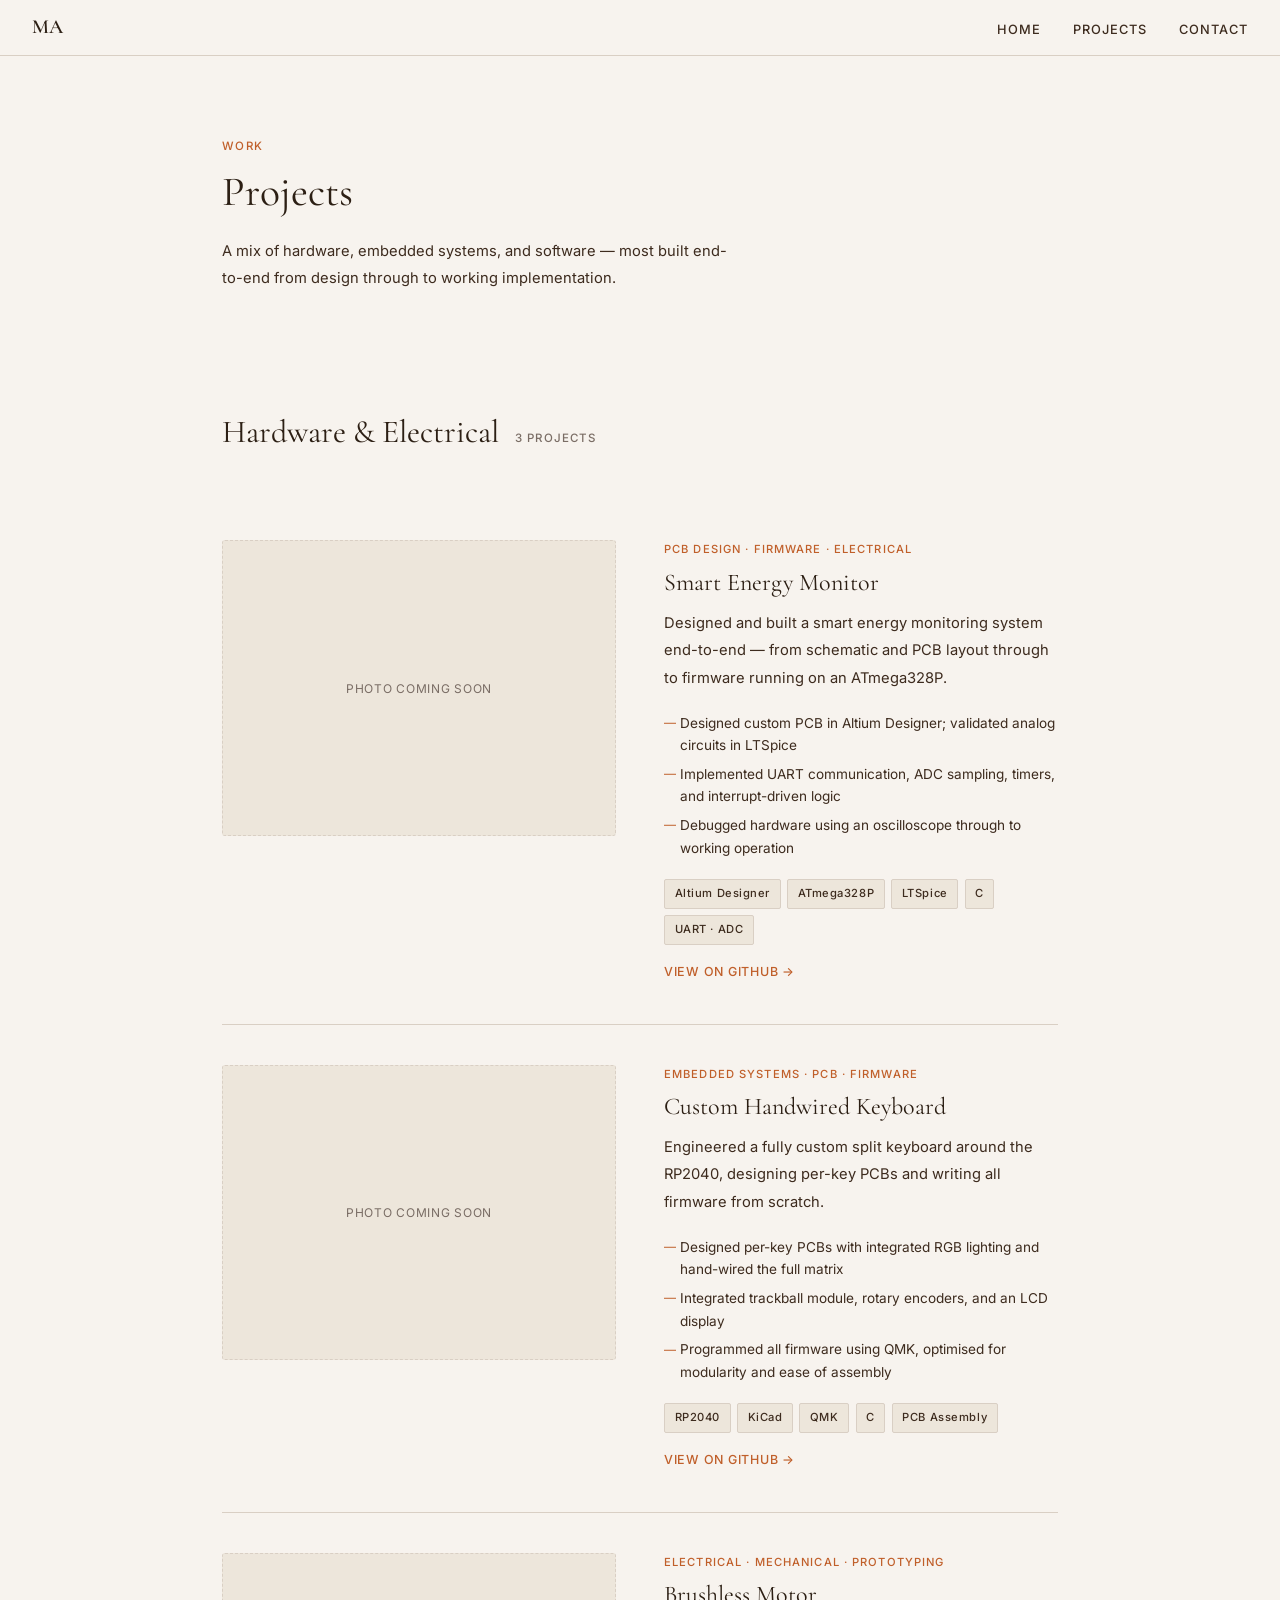
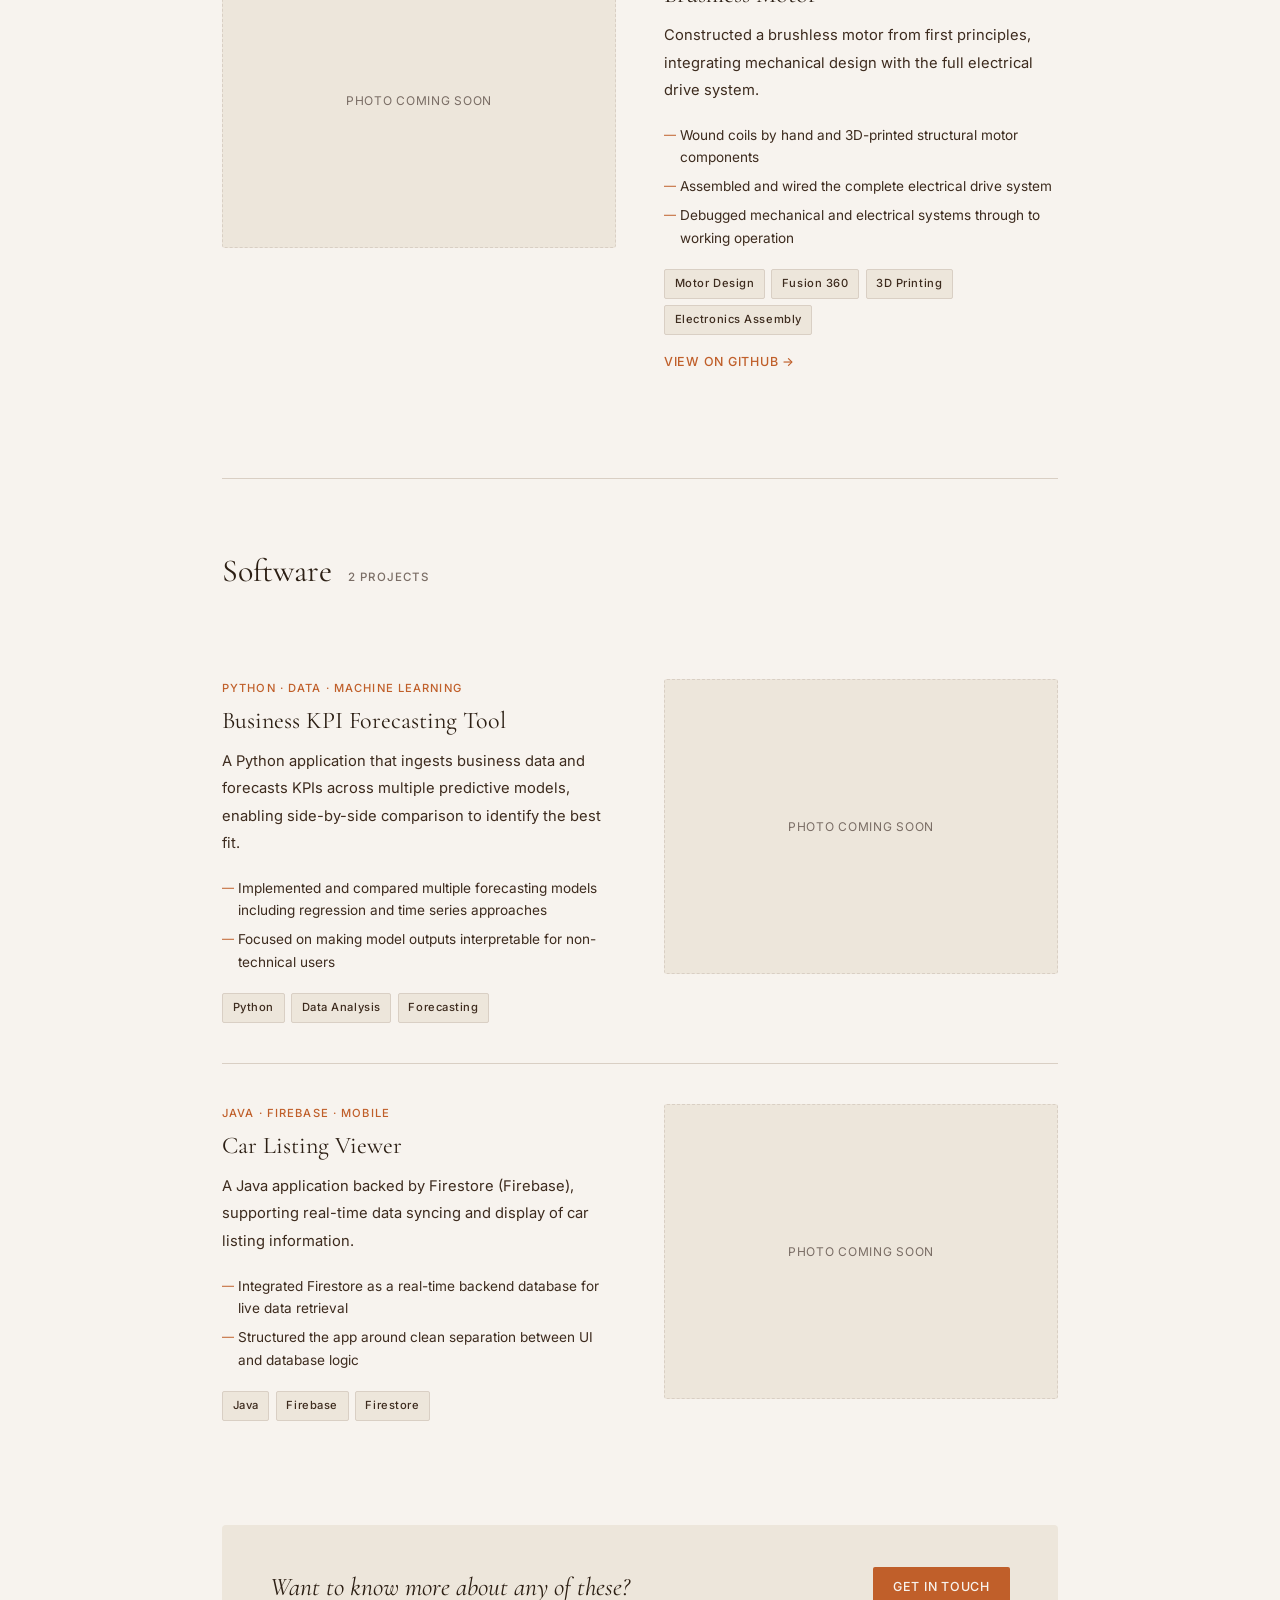
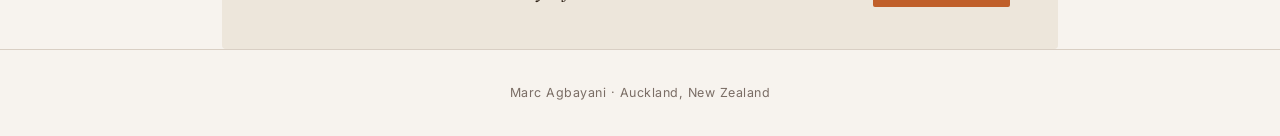
<file: 3D_Projects.html>
<!DOCTYPE html>
<html lang="en">
<head>
  <meta charset="UTF-8" />
  <meta name="viewport" content="width=device-width, initial-scale=1.0" />
  <title>Projects · Marc Agbayani</title>
  <link rel="stylesheet" href="assets/css/styles.css" />
  <link rel="stylesheet" href="assets/css/projects.css" />
</head>
<body>

  <nav>
    <a class="nav-logo" href="index.html">MA</a>
    <ul class="nav-links">
      <li><a href="index.html">Home</a></li>
      <li><a href="projects.html">Projects</a></li>
      <li><a href="mailto:marcjagbayani@gmail.com">Contact</a></li>
    </ul>
  </nav>

  <main>

    <section class="projects-hero">
      <p class="section-label">Work</p>
      <h1 class="section-heading">Projects</h1>
      <p class="projects-intro">
        A mix of hardware, embedded systems, and software — most built end-to-end
        from design through to working implementation.
      </p>
    </section>

    <!-- ── Hardware & Electrical ── -->
    <div class="category">
      <div class="category-header">
        <h2 class="category-title">Hardware &amp; Electrical</h2>
        <span class="category-count">3 projects</span>
      </div>

      <!-- Energy Monitor -->
      <div class="project-card">
        <div class="project-img">
          <!-- Replace with: <img src="assets/img/energy-monitor.jpg" alt="Smart Energy Monitor PCB"> -->
          Photo coming soon
        </div>
        <div class="project-content">
          <p class="project-tag">PCB Design · Firmware · Electrical</p>
          <h3 class="project-title">Smart Energy Monitor</h3>
          <p class="project-desc">
            Designed and built a smart energy monitoring system end-to-end — from schematic
            and PCB layout through to firmware running on an ATmega328P.
          </p>
          <ul class="project-bullets">
            <li>Designed custom PCB in Altium Designer; validated analog circuits in LTSpice</li>
            <li>Implemented UART communication, ADC sampling, timers, and interrupt-driven logic</li>
            <li>Debugged hardware using an oscilloscope through to working operation</li>
          </ul>
          <div class="project-chips">
            <span class="chip">Altium Designer</span>
            <span class="chip">ATmega328P</span>
            <span class="chip">LTSpice</span>
            <span class="chip">C</span>
            <span class="chip">UART · ADC</span>
          </div>
          <a class="project-link" href="https://github.com/iforswitch" target="_blank">View on GitHub →</a>
        </div>
      </div>

      <!-- Keyboard -->
      <div class="project-card">
        <div class="project-img">
          <!-- Replace with: <img src="assets/img/keyboard.jpg" alt="Custom Handwired Keyboard"> -->
          Photo coming soon
        </div>
        <div class="project-content">
          <p class="project-tag">Embedded Systems · PCB · Firmware</p>
          <h3 class="project-title">Custom Handwired Keyboard</h3>
          <p class="project-desc">
            Engineered a fully custom split keyboard around the RP2040, designing per-key PCBs
            and writing all firmware from scratch.
          </p>
          <ul class="project-bullets">
            <li>Designed per-key PCBs with integrated RGB lighting and hand-wired the full matrix</li>
            <li>Integrated trackball module, rotary encoders, and an LCD display</li>
            <li>Programmed all firmware using QMK, optimised for modularity and ease of assembly</li>
          </ul>
          <div class="project-chips">
            <span class="chip">RP2040</span>
            <span class="chip">KiCad</span>
            <span class="chip">QMK</span>
            <span class="chip">C</span>
            <span class="chip">PCB Assembly</span>
          </div>
          <a class="project-link" href="https://github.com/iforswitch" target="_blank">View on GitHub →</a>
        </div>
      </div>

      <!-- Brushless Motor -->
      <div class="project-card">
        <div class="project-img">
          <!-- Replace with: <img src="assets/img/motor.jpg" alt="Brushless Motor"> -->
          Photo coming soon
        </div>
        <div class="project-content">
          <p class="project-tag">Electrical · Mechanical · Prototyping</p>
          <h3 class="project-title">Brushless Motor</h3>
          <p class="project-desc">
            Constructed a brushless motor from first principles, integrating mechanical
            design with the full electrical drive system.
          </p>
          <ul class="project-bullets">
            <li>Wound coils by hand and 3D-printed structural motor components</li>
            <li>Assembled and wired the complete electrical drive system</li>
            <li>Debugged mechanical and electrical systems through to working operation</li>
          </ul>
          <div class="project-chips">
            <span class="chip">Motor Design</span>
            <span class="chip">Fusion 360</span>
            <span class="chip">3D Printing</span>
            <span class="chip">Electronics Assembly</span>
          </div>
          <a class="project-link" href="https://github.com/iforswitch" target="_blank">View on GitHub →</a>
        </div>
      </div>

    </div>

    <!-- ── Software ── -->
    <div class="category">
      <div class="category-header">
        <h2 class="category-title">Software</h2>
        <span class="category-count">2 projects</span>
      </div>

      <!-- KPI Forecasting -->
      <div class="project-card">
        <div class="project-content">
          <p class="project-tag">Python · Data · Machine Learning</p>
          <h3 class="project-title">Business KPI Forecasting Tool</h3>
          <p class="project-desc">
            A Python application that ingests business data and forecasts KPIs across
            multiple predictive models, enabling side-by-side comparison to identify the best fit.
          </p>
          <ul class="project-bullets">
            <li>Implemented and compared multiple forecasting models including regression and time series approaches</li>
            <li>Focused on making model outputs interpretable for non-technical users</li>
          </ul>
          <div class="project-chips">
            <span class="chip">Python</span>
            <span class="chip">Data Analysis</span>
            <span class="chip">Forecasting</span>
          </div>
        </div>
        <div class="project-img">
          Photo coming soon
        </div>
      </div>

      <!-- Car Viewer -->
      <div class="project-card">
        <div class="project-content">
          <p class="project-tag">Java · Firebase · Mobile</p>
          <h3 class="project-title">Car Listing Viewer</h3>
          <p class="project-desc">
            A Java application backed by Firestore (Firebase), supporting real-time data
            syncing and display of car listing information.
          </p>
          <ul class="project-bullets">
            <li>Integrated Firestore as a real-time backend database for live data retrieval</li>
            <li>Structured the app around clean separation between UI and database logic</li>
          </ul>
          <div class="project-chips">
            <span class="chip">Java</span>
            <span class="chip">Firebase</span>
            <span class="chip">Firestore</span>
          </div>
        </div>
        <div class="project-img">
          Photo coming soon
        </div>
      </div>

    </div>

    <!-- CTA -->
    <section class="cta-strip">
      <p>Want to know more about any of these?</p>
      <a class="btn btn-primary" href="mailto:marcjagbayani@gmail.com">Get in touch</a>
    </section>

  </main>

  <footer>
    <p>Marc Agbayani · Auckland, New Zealand</p>
  </footer>

</body>
</html>
</file>
<file: assets/css/styles.css>
@import url('https://fonts.googleapis.com/css2?family=Cormorant+Garamond:ital,wght@0,400;0,500;0,600;1,400;1,500&family=Inter:wght@300;400;500&display=swap');

/* ── Tokens ── */
:root {
  --cream:       #F7F3EE;
  --parchment:   #EDE6DB;
  --bark:        #2C1F14;
  --bark-light:  #3D2B1E;
  --ember:       #C05F2A;
  --ember-soft:  #D4824F;
  --fog:         #7A6D65;
  --divider:     #D9CFC4;

  --font-display: 'Cormorant Garamond', Georgia, serif;
  --font-body:    'Inter', system-ui, sans-serif;

  --max-w: 900px;
  --gap:   2rem;
}

/* ── Reset ── */
*, *::before, *::after { box-sizing: border-box; margin: 0; padding: 0; }
html { scroll-behavior: smooth; }

body {
  background: var(--cream);
  color: var(--bark);
  font-family: var(--font-body);
  font-size: 16px;
  line-height: 1.75;
  -webkit-font-smoothing: antialiased;
}

/* ── Nav ── */
nav {
  position: sticky;
  top: 0;
  z-index: 100;
  background: var(--cream);
  border-bottom: 1px solid var(--divider);
  padding: 0 2rem;
  display: flex;
  align-items: center;
  justify-content: space-between;
  height: 56px;
}

.nav-logo {
  font-family: var(--font-display);
  font-size: 1.25rem;
  font-weight: 600;
  color: var(--bark);
  text-decoration: none;
  letter-spacing: 0.01em;
}

.nav-links {
  display: flex;
  gap: 2rem;
  list-style: none;
}

.nav-links a {
  font-size: 0.8rem;
  font-weight: 500;
  letter-spacing: 0.08em;
  text-transform: uppercase;
  color: var(--bark-light);
  text-decoration: none;
  transition: color 0.2s;
}

.nav-links a:hover { color: var(--ember); }

/* ── Layout ── */
main { max-width: var(--max-w); margin: 0 auto; padding: 0 2rem; }

section { padding: 5rem 0; }
section + section { border-top: 1px solid var(--divider); }

/* ── Hero ── */
.hero {
  padding: 7rem 0 5rem;
  display: grid;
  grid-template-columns: 1fr auto;
  gap: 3rem;
  align-items: end;
}

.hero-text {}

.hero-eyebrow {
  font-family: var(--font-body);
  font-size: 0.75rem;
  font-weight: 500;
  letter-spacing: 0.12em;
  text-transform: uppercase;
  color: var(--ember);
  margin-bottom: 1rem;
}

.hero-name {
  font-family: var(--font-display);
  font-size: clamp(3rem, 8vw, 5.5rem);
  font-weight: 400;
  line-height: 1.05;
  color: var(--bark);
  margin-bottom: 1.25rem;
}

.hero-name em {
  font-style: italic;
  color: var(--ember);
}

.hero-bio {
  font-size: 1rem;
  color: var(--bark-light);
  max-width: 480px;
  line-height: 1.85;
  margin-bottom: 2rem;
}

.hero-links {
  display: flex;
  gap: 1rem;
  flex-wrap: wrap;
}

.btn {
  display: inline-block;
  padding: 0.55rem 1.25rem;
  border-radius: 2px;
  font-size: 0.78rem;
  font-weight: 500;
  letter-spacing: 0.06em;
  text-transform: uppercase;
  text-decoration: none;
  transition: all 0.2s;
}

.btn-primary {
  background: var(--ember);
  color: var(--cream);
}
.btn-primary:hover { background: var(--bark); }

.btn-ghost {
  border: 1px solid var(--divider);
  color: var(--bark-light);
}
.btn-ghost:hover { border-color: var(--ember); color: var(--ember); }

/* ── About section ── */
.about-grid {
  display: grid;
  grid-template-columns: 1fr 1fr;
  gap: 4rem;
  align-items: start;
}

.about-grid-3 {
  display: grid;
  grid-template-columns: 1fr 220px 1fr;
  gap: 2.5rem;
  align-items: center;
}

@media (max-width: 880px) {
  .about-grid-3 {
    grid-template-columns: 1fr;
  }
}

.section-label {
  font-size: 0.72rem;
  font-weight: 500;
  letter-spacing: 0.12em;
  text-transform: uppercase;
  color: var(--ember);
  margin-bottom: 1.5rem;
}

.section-heading {
  font-family: var(--font-display);
  font-size: clamp(1.8rem, 4vw, 2.6rem);
  font-weight: 400;
  line-height: 1.2;
  color: var(--bark);
  margin-bottom: 1.25rem;
}

.about-body {
  font-size: 0.95rem;
  color: var(--bark-light);
  line-height: 1.85;
}

.skills-list {
  list-style: none;
  display: flex;
  flex-direction: column;
  gap: 0.75rem;
}

.skill-item {
  display: flex;
  flex-direction: column;
  gap: 0.2rem;
}

.skill-label {
  font-size: 0.72rem;
  font-weight: 500;
  letter-spacing: 0.08em;
  text-transform: uppercase;
  color: var(--fog);
}

.skill-tags {
  font-size: 0.9rem;
  color: var(--bark-light);
}

/* ── CTA strip ── */
.cta-strip {
  background: var(--parchment);
  border-radius: 4px;
  padding: 2.5rem 3rem;
  display: flex;
  align-items: center;
  justify-content: space-between;
  gap: 2rem;
  margin: 0;
  border-top: none !important;
}

.cta-strip p {
  font-family: var(--font-display);
  font-size: 1.6rem;
  font-weight: 400;
  font-style: italic;
  color: var(--bark);
}

/* ── Footer ── */
footer {
  border-top: 1px solid var(--divider);
  padding: 2rem;
  text-align: center;
  font-size: 0.78rem;
  color: var(--fog);
  letter-spacing: 0.04em;
}

/* ── Responsive ── */
@media (max-width: 680px) {
  .hero { grid-template-columns: 1fr; }
  .about-grid { grid-template-columns: 1fr; gap: 2.5rem; }
  .cta-strip { flex-direction: column; text-align: center; }
  nav { padding: 0 1rem; }
  .nav-links { gap: 1.25rem; }
  main { padding: 0 1.25rem; }
}

/* ── Image grid (shared with projects page) ── */
.img-grid {
  display: grid;
  grid-template-columns: repeat(3, 1fr);
  gap: 0.75rem;
  width: 100%;
  min-width: 0;
}

.img-figure {
  display: flex;
  flex-direction: column;
  gap: 0.4rem;
  min-width: 0;
  overflow: hidden;
}

.img-figure img,
.img-figure iframe {
  width: 100%;
  height: 250px;
  object-fit: cover;
  border-radius: 3px;
  background: var(--parchment);
  display: block;
  border: none;
}

.img-caption {
  font-size: 0.72rem;
  color: var(--fog);
  letter-spacing: 0.04em;
  line-height: 1.4;
  padding: 0 0.1rem;
}

.img-placeholder {
  width: 100%;
  height: 250px;
  background: var(--parchment);
  border: 1px dashed var(--divider);
  border-radius: 3px;
  display: flex;
  align-items: center;
  justify-content: center;
  font-size: 0.72rem;
  color: var(--fog);
  letter-spacing: 0.06em;
  text-transform: uppercase;
}

@media (max-width: 680px) {
  .img-grid { grid-template-columns: 1fr; }
}

/* ── Hero photo card ── */
.hero-photo-card {
  width: 250px;
  display: flex;
  flex-direction: column;
  gap: 0.75rem;
}

.hero-photo {
  width: 250px;
  height: 250px;
  border-radius: 4px;
  background: var(--parchment);
  border: 1px dashed var(--divider);
  display: flex;
  align-items: center;
  justify-content: center;
  overflow: hidden;
}

.hero-photo img {
  width: 100%;
  height: 100%;
  object-fit: cover;
  border-radius: 4px;
  cursor: zoom-in;
}

.hero-photo-placeholder {
  font-size: 0.72rem;
  color: var(--fog);
  letter-spacing: 0.08em;
  text-transform: uppercase;
}

.hero-photo-caption {
  font-size: 0.82rem;
  color: var(--bark-light);
  line-height: 1.6;
  font-style: italic;
}

@media (max-width: 680px) {
  .hero-photo-card {
    width: 100%;
  }
  .hero-photo {
    width: 100%;
    height: 240px;
  }
}

/* ── Lightbox ── */
#lightbox {
  display: none;
  position: fixed;
  inset: 0;
  background: rgba(44, 31, 20, 0.92);
  z-index: 999;
  align-items: center;
  justify-content: center;
  cursor: zoom-out;
}

#lightbox.active {
  display: flex;
}

#lightbox img {
  max-width: 90vw;
  max-height: 90vh;
  object-fit: contain;
  border-radius: 3px;
  box-shadow: 0 8px 40px rgba(0,0,0,0.4);
}
</file>
<file: assets/css/projects.css>
/* ── Projects page additions ── */

.projects-hero {
  padding: 5rem 0 3rem;
}

.projects-hero .section-label { margin-bottom: 0.75rem; }

.projects-intro {
  font-size: 0.92rem;
  color: var(--bark-light);
  max-width: 520px;
  line-height: 1.85;
  margin-top: 1rem;
}

/* Category block */
.category {
  padding: 4rem 0;
}

.category + .category {
  border-top: 1px solid var(--divider);
}

.category-header {
  display: flex;
  align-items: baseline;
  gap: 1rem;
  margin-bottom: 2.5rem;
}

.category-title {
  font-family: var(--font-display);
  font-size: clamp(1.5rem, 3.5vw, 2rem);
  font-weight: 400;
  color: var(--bark);
}

.category-count {
  font-size: 0.72rem;
  font-weight: 500;
  letter-spacing: 0.1em;
  text-transform: uppercase;
  color: var(--fog);
}

/* Project card */
.project-card {
  display: grid;
  grid-template-columns: 1fr 1fr;
  gap: 3rem;
  align-items: start;
  padding: 2.5rem 0;
}

.project-card + .project-card {
  border-top: 1px solid var(--divider);
}

.project-card.full-width {
  grid-template-columns: 1fr;
}

/* Image placeholder */
.project-img {
  background: var(--parchment);
  border-radius: 3px;
  aspect-ratio: 4/3;
  display: flex;
  align-items: center;
  justify-content: center;
  color: var(--fog);
  font-size: 0.75rem;
  letter-spacing: 0.06em;
  text-transform: uppercase;
  border: 1px dashed var(--divider);
  overflow: hidden;
}

.project-img img {
  width: 100%;
  height: 100%;
  object-fit: cover;
  border-radius: 3px;
}

.project-content {}

.project-tag {
  font-size: 0.7rem;
  font-weight: 500;
  letter-spacing: 0.1em;
  text-transform: uppercase;
  color: var(--ember);
  margin-bottom: 0.5rem;
}

.project-title {
  font-family: var(--font-display);
  font-size: 1.5rem;
  font-weight: 400;
  color: var(--bark);
  margin-bottom: 0.75rem;
  line-height: 1.25;
}

.project-desc {
  font-size: 0.92rem;
  color: var(--bark-light);
  line-height: 1.85;
  margin-bottom: 1.25rem;
}

.project-bullets {
  list-style: none;
  display: flex;
  flex-direction: column;
  gap: 0.4rem;
  margin-bottom: 1.25rem;
}

.project-bullets li {
  font-size: 0.85rem;
  color: var(--bark-light);
  padding-left: 1rem;
  position: relative;
  line-height: 1.65;
}

.project-bullets li::before {
  content: '—';
  position: absolute;
  left: 0;
  color: var(--ember);
  font-size: 0.75rem;
  top: 0.1em;
}

.project-chips {
  display: flex;
  flex-wrap: wrap;
  gap: 0.4rem;
}

.chip {
  font-size: 0.7rem;
  font-weight: 500;
  letter-spacing: 0.05em;
  padding: 0.25rem 0.6rem;
  border-radius: 2px;
  background: var(--parchment);
  color: var(--bark-light);
  border: 1px solid var(--divider);
}

.project-link {
  display: inline-block;
  margin-top: 1rem;
  font-size: 0.78rem;
  font-weight: 500;
  letter-spacing: 0.06em;
  text-transform: uppercase;
  color: var(--ember);
  text-decoration: none;
  border-bottom: 1px solid transparent;
  transition: border-color 0.2s;
}

.project-link:hover { border-color: var(--ember); }

/* Responsive */
@media (max-width: 680px) {
  .project-card {
    grid-template-columns: 1fr;
    gap: 1.5rem;
  }
}

/* ── 3D project cards — full width with image grid ── */
.project-card-3d {
  padding: 2.5rem 0;
}

.project-card-3d + .project-card-3d {
  border-top: 1px solid var(--divider);
}

.project-card-3d .project-content {
  margin-bottom: 1.75rem;
}

.img-grid {
  display: grid;
  grid-template-columns: repeat(3, 1fr);
  gap: 0.75rem;
  width: 100%;
  min-width: 0;
}

.img-figure {
  display: flex;
  flex-direction: column;
  gap: 0.4rem;
  min-width: 0;
  overflow: hidden;
}

.img-figure img,
.img-figure iframe {
  width: 100%;
  height: 160px;
  object-fit: cover;
  border-radius: 3px;
  background: var(--parchment);
  display: block;
  border: none;
}

.img-figure.placeholder {
  background: var(--parchment);
  border: 1px dashed var(--divider);
  border-radius: 3px;
  height: 160px;
  align-items: center;
  justify-content: center;
}

.img-figure.placeholder::before {
  content: 'Photo coming soon';
  font-size: 0.7rem;
  color: var(--fog);
  letter-spacing: 0.06em;
  text-transform: uppercase;
}
  font-size: 0.72rem;
  color: var(--fog);
  letter-spacing: 0.04em;
  line-height: 1.4;
  padding: 0 0.1rem;
}

@media (max-width: 680px) {
  .img-grid { grid-template-columns: 1fr; }
}

/* ── Placeholder ── */
.img-placeholder {
  width: 100%;
  height: 160px;
  background: var(--parchment);
  border: 1px dashed var(--divider);
  border-radius: 3px;
  display: flex;
  align-items: center;
  justify-content: center;
  font-size: 0.72rem;
  color: var(--fog);
  letter-spacing: 0.06em;
  text-transform: uppercase;
}

/* ── Lightbox ── */
#lightbox {
  display: none;
  position: fixed;
  inset: 0;
  background: rgba(44, 31, 20, 0.92);
  z-index: 999;
  align-items: center;
  justify-content: center;
  cursor: zoom-out;
}

#lightbox.active {
  display: flex;
}

#lightbox img {
  max-width: 90vw;
  max-height: 90vh;
  object-fit: contain;
  border-radius: 3px;
  box-shadow: 0 8px 40px rgba(0,0,0,0.4);
}
</file>
